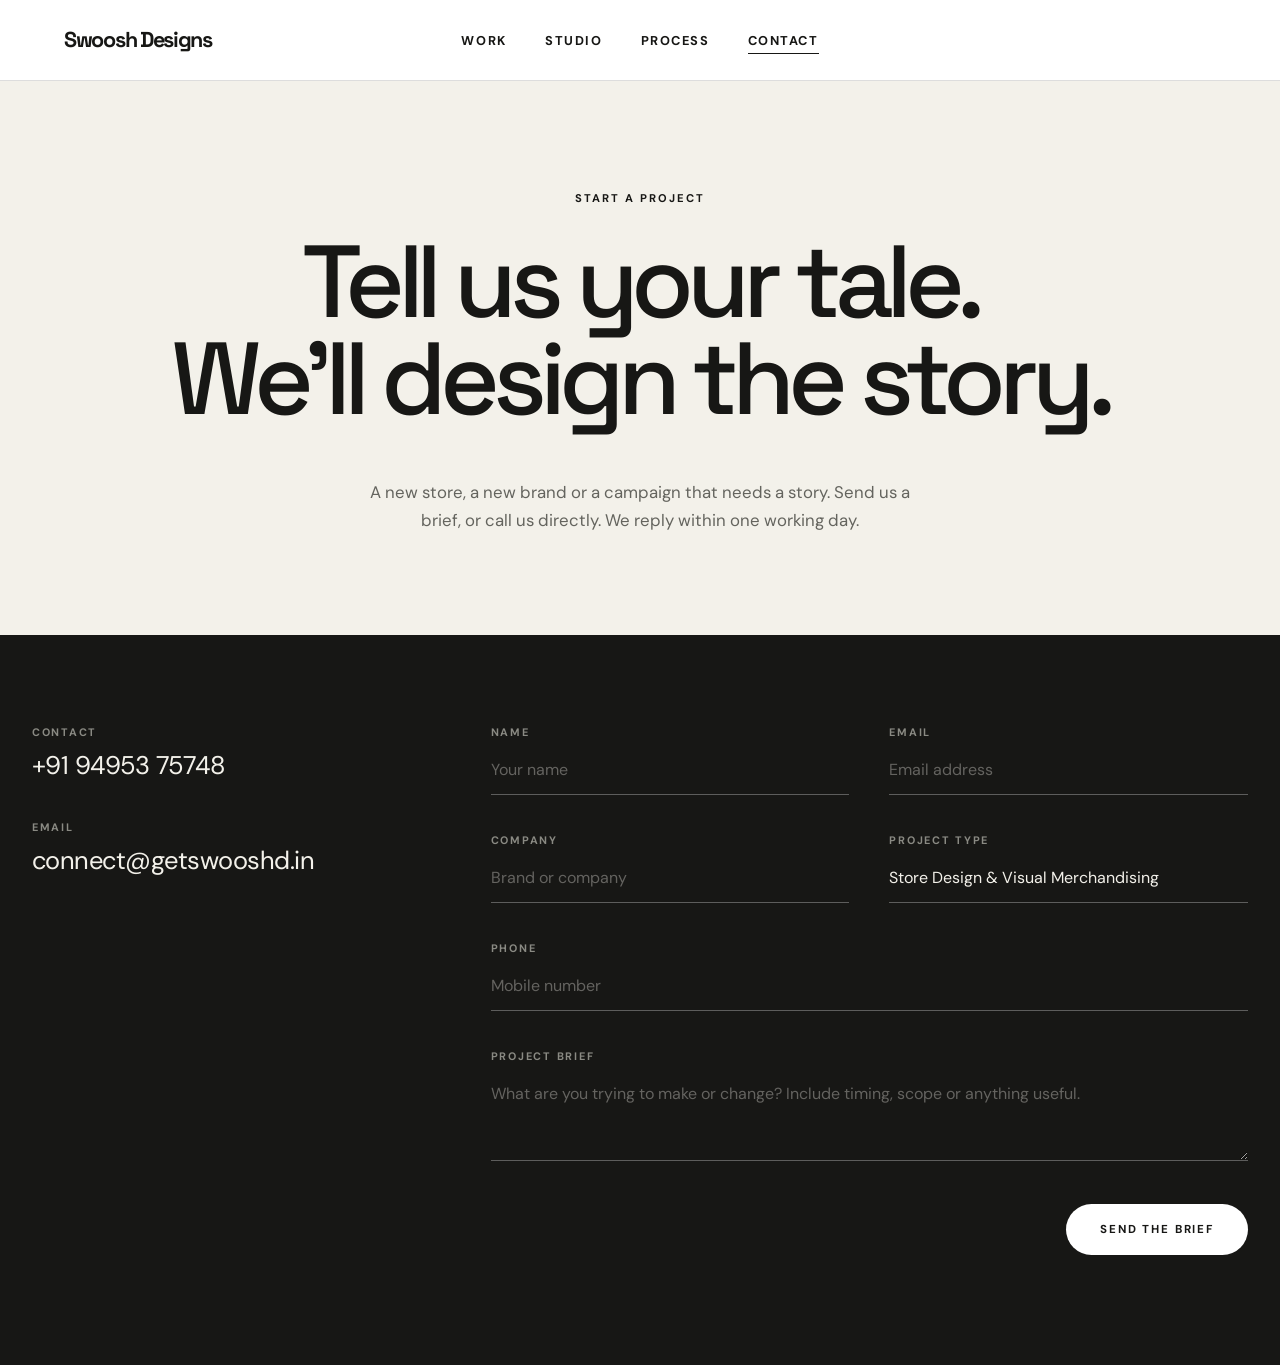
<file: contact.html>
<!DOCTYPE html>
<html lang="en">
<head>
  <meta charset="UTF-8" />
  <meta name="viewport" content="width=device-width, initial-scale=1" />
  <meta name="description" content="Get in touch with Swoosh Designs." />
  <title>Contact — Swoosh Designs</title>

  <link rel="preconnect" href="https://fonts.googleapis.com" />
  <link rel="preconnect" href="https://fonts.gstatic.com" crossorigin />
  <link href="https://fonts.googleapis.com/css2?family=DM+Sans:wght@400;500;600;700&family=Space+Grotesk:wght@400;500;600;700&display=swap" rel="stylesheet" />
  
  <script>
  // Prepare the reveal before the new page is displayed.
  try {
    const transition = sessionStorage.getItem("pageTransition");

    if (transition) {
      const point = JSON.parse(transition);

      document.documentElement.style.setProperty("--transition-x", point.x + "%");
      document.documentElement.style.setProperty("--transition-y", point.y + "%");
      document.documentElement.classList.add("page-reveal");

      sessionStorage.removeItem("pageTransition");
    }
  } catch (error) {
    // The website will still work if browser storage is unavailable.
  }
</script>
   
  <link rel="stylesheet" href="style.css" />
  <script src="script.js" defer></script>
</head>

<body class = "contact-page">
  <header class="site-header">
    <div class="header-inner">
      <a class="logo" href="index.html" aria-label="Swoosh Designs home">
        Swoosh Designs
      </a>

      <button class="menu-toggle" type="button" aria-expanded="false" aria-controls="main-navigation">
        Menu +
      </button>

      <nav class="nav" id="main-navigation" aria-label="Main navigation">
        <a href="work.html">Work</a>
        <a href="studio.html">Studio</a>
        <a href="process.html">Process</a>
        <a href="contact.html" aria-current="page">Contact</a>
      </nav>

      
    </div>
  </header>

  <main>
  <section class="contact-hero">
    <p class="contact-kicker">Start a project</p>
    <h1>Tell us your tale.<br>We'll design the story.</h1>
    <p class="contact-intro">
      A new store, a new brand or a campaign that needs a story. Send us a brief,
      or call us directly. We reply within one working day.
    </p>
  </section>

  <section class="contact-dark">
    <div class="contact-dark-inner">

      <div class="contact-details">
        <p class="contact-label">Contact</p>
        <a class="contact-value" href="tel:+919495375748">+91 94953 75748</a>

        <p class="contact-label">Email</p>
        <a class="contact-value" href="mailto:connect@getswooshd.in">connect@getswooshd.in</a>

        <p class="contact-label">Studio</p>
        <p class="contact-value">Palakkad · India</p>

        <p class="contact-note">
          We read every enquiry and come back with the right next step for your project.
        </p>
      </div>

      <form class="contact-form" id="enquiry-form"
      action="https://formspree.io/f/moedqevy" method="POST">
        <label>
          <span>Name</span>
          <input type="text" name="name" placeholder="Your name" required />
        </label>

        <label>
          <span>Email</span>
          <input type="email" name="email" placeholder="Email address" required />
        </label>

        <label>
          <span>Company</span>
          <input type="text" name="company" placeholder="Brand or company" />
        </label>

        <label>
          <span>Project type</span>
          <select name="project_type">
            <option>Store Design &amp; Visual Merchandising</option>
            <option>AI-Led Creative Production</option>
            <option>Brand Strategy &amp; Identity</option>
            <option>Digital &amp; Social Storytelling</option>
            <option>Campaign Direction</option>
            <option>Structural Packaging</option>
            <option>Something else</option>
          </select>
        </label>

        <label class="full">
          <span>Phone</span>
          <input type="tel" name="phone" placeholder="Mobile number" />
        </label>

        <label class="full">
          <span>Project brief</span>
          <textarea name="brief" rows="3"
            placeholder="What are you trying to make or change? Include timing, scope or anything useful."></textarea>
        </label>

        <!-- spam trap: leave hidden -->
        <input type="text" name="_gotcha" tabindex="-1" autocomplete="off" class="honeypot" />

        <div class="contact-form-foot full">
          <p>Your brief goes straight to the studio.</p>
          <button type="submit">Send the brief</button>
        </div>
      </form>

    </div>
  </section>
</main>
</body>
</html>
</file>
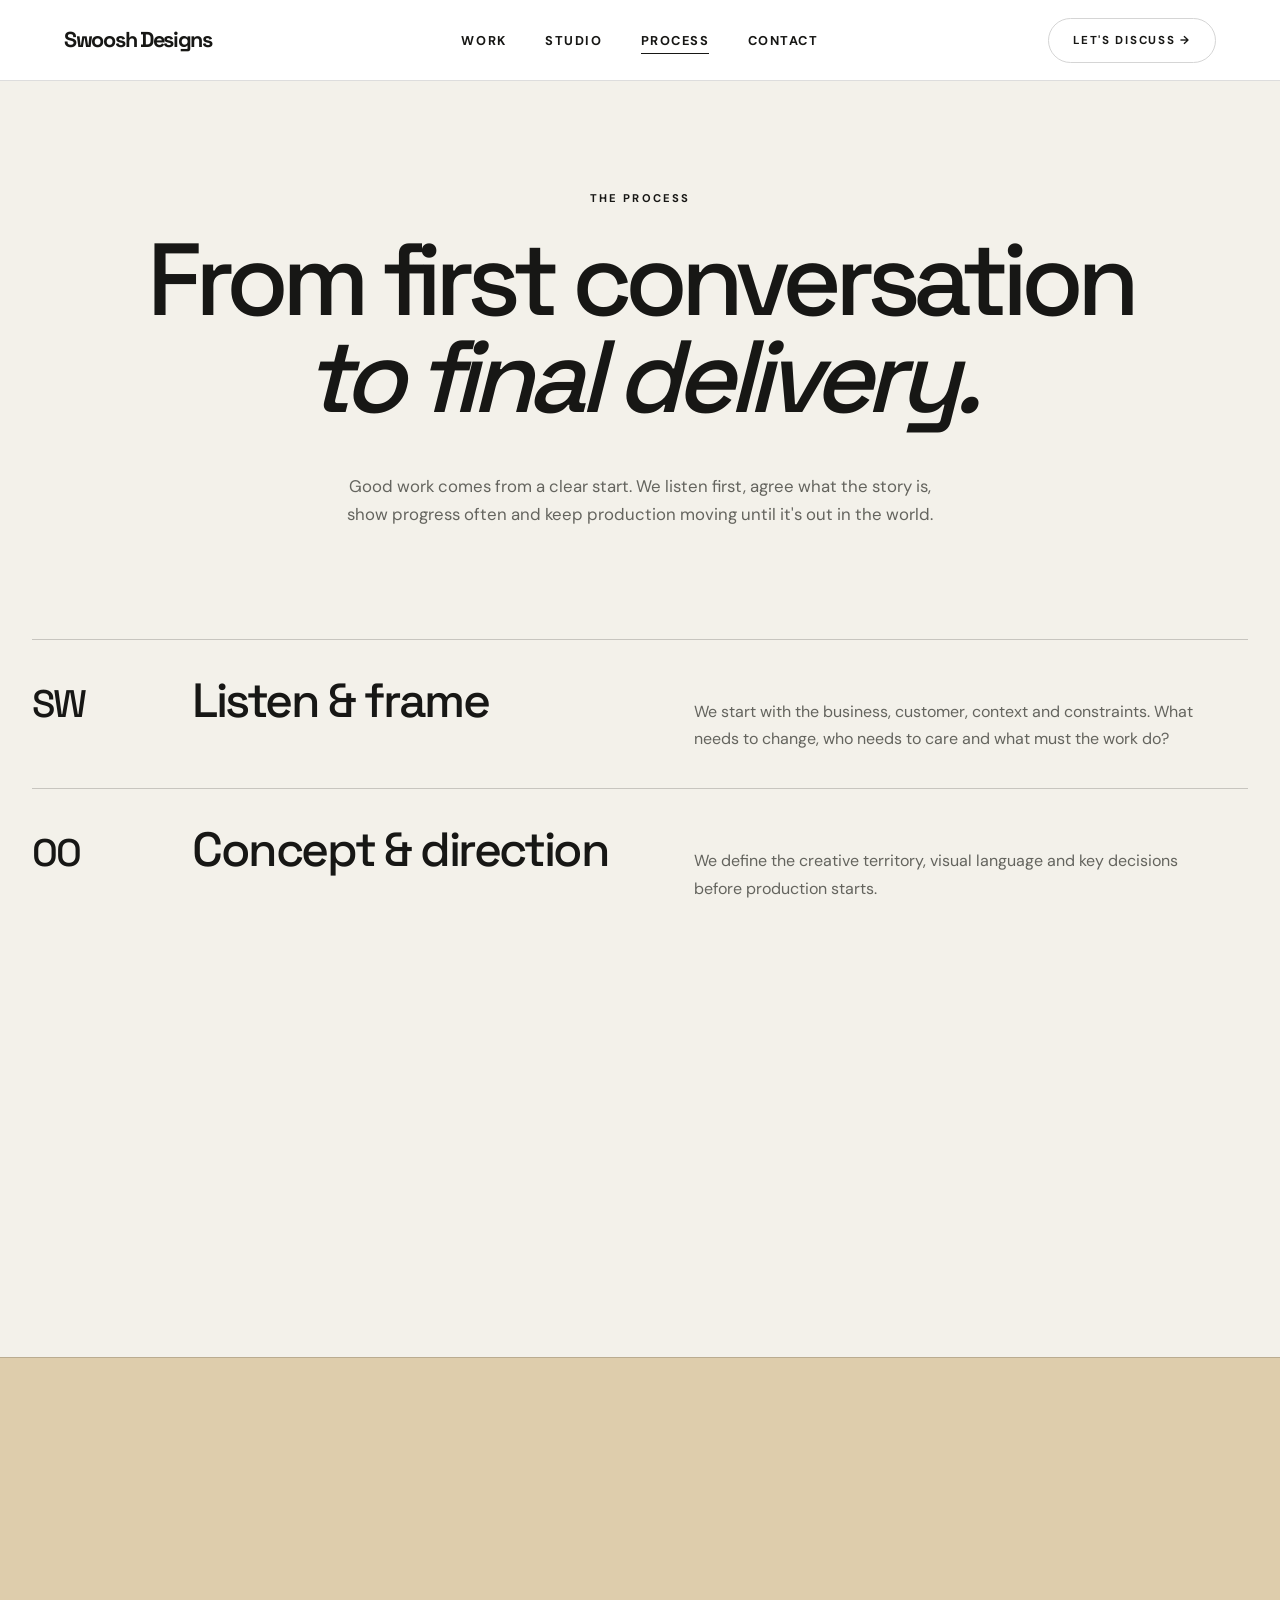
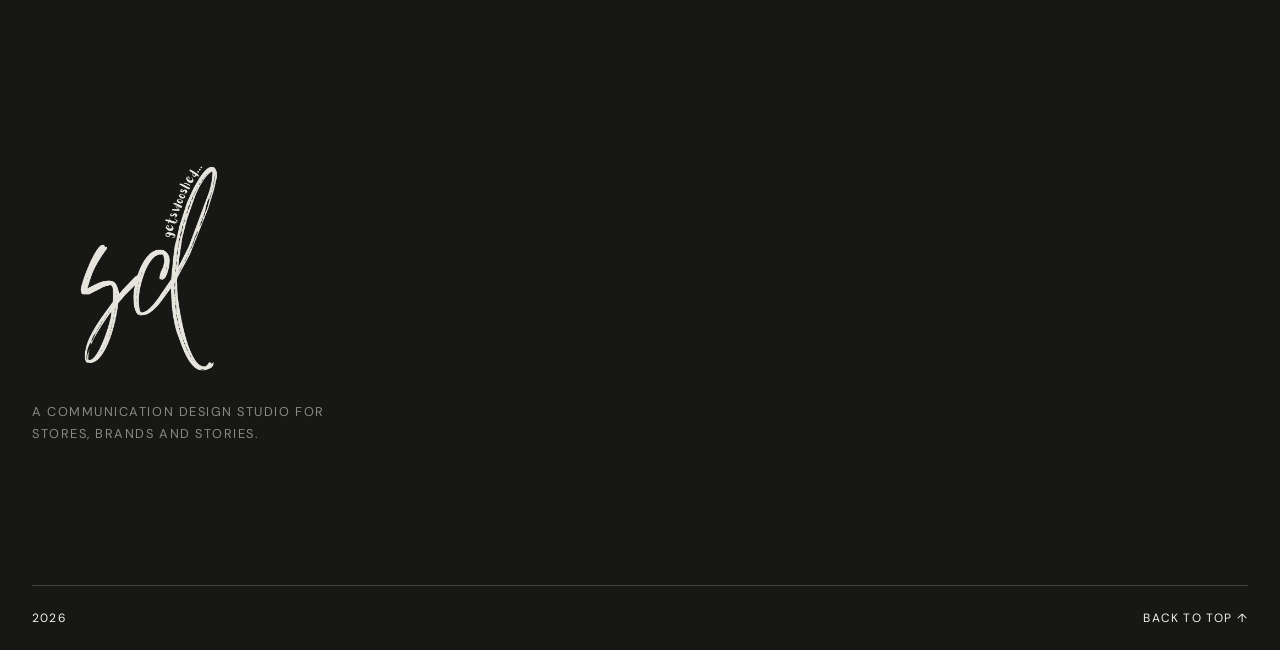
<file: process.html>
<!DOCTYPE html>
<html lang="en">
<head>
  <meta charset="UTF-8" />
  <meta name="viewport" content="width=device-width, initial-scale=1" />
  <meta name="description" content="Discover the creative process at Swoosh Designs." />
  <title>Process — Swoosh Designs</title>

  <link rel="preconnect" href="https://fonts.googleapis.com" />
  <link rel="preconnect" href="https://fonts.gstatic.com" crossorigin />
  <link href="https://fonts.googleapis.com/css2?family=DM+Sans:wght@400;500;600;700&family=Space+Grotesk:wght@400;500;600;700&display=swap" rel="stylesheet" />


  <script>
  // Prepare the reveal before the new page is displayed.
  try {
    const transition = sessionStorage.getItem("pageTransition");

    if (transition) {
      const point = JSON.parse(transition);

      document.documentElement.style.setProperty("--transition-x", point.x + "%");
      document.documentElement.style.setProperty("--transition-y", point.y + "%");
      document.documentElement.classList.add("page-reveal");

      sessionStorage.removeItem("pageTransition");
    }
  } catch (error) {
    // The website will still work if browser storage is unavailable.
  }
</script>

  <link rel="stylesheet" href="style.css" />
  <script src="script.js" defer></script>
</head>

<body>
  <header class="site-header">
    <div class="header-inner">
      <a class="logo" href="index.html" aria-label="Swoosh Designs home">
        Swoosh Designs
      </a>

      <button class="menu-toggle" type="button" aria-expanded="false" aria-controls="main-navigation">
        Menu +
      </button>

      <nav class="nav" id="main-navigation" aria-label="Main navigation">
        <a href="work.html">Work</a>
        <a href="studio.html">Studio</a>
        <a href="process.html" aria-current="page">Process</a>
        <a href="contact.html">Contact</a>
      </nav>

      <a class="header-cta" href="contact.html">
        Let's discuss <span aria-hidden="true">→</span>
      </a>
    </div>
  </header>

    <main id="top">

    <!-- Intro -->
    <section class="process-hero">
      <p class="section-kicker">The process</p>
      <h1 id="process-title">From first conversation<br><em>to final delivery.</em></h1>
      <p class="section-intro">
        Good work comes from a clear start. We listen first, agree what the story is,
        show progress often and keep production moving until it's out in the world.
      </p>
    </section>

    <!-- Steps -->
    <section class="process wrap" id="process" aria-labelledby="process-title">
      <div class="process-grid">
        <article>
          <span>SW</span>
          <h3>Listen &amp; frame</h3>
          <p>We start with the business, customer, context and constraints. What needs to change, who needs to care and what must the work do?</p>
        </article>

        <article>
          <span>OO</span>
          <h3>Concept &amp; direction</h3>
          <p>We define the creative territory, visual language and key decisions before production starts.</p>
        </article>

        <article>
          <span>OO</span>
          <h3>Design &amp; prototype</h3>
          <p>We turn direction into stores, packaging, identities, campaigns and content, testing what needs testing.</p>
        </article>

        <article>
          <span>SH</span>
          <h3>Launch &amp; extend</h3>
          <p>We help the work reach the floor, shelf or screen, then build the assets and systems the team needs next.</p>
        </article>
      </div>
    </section>

    <!-- What you get -->
    <section class="process-gets">
      <div class="wrap">
        <div class="section-head">
          <p class="section-kicker">What you get</p>
          <h2>Clear thinking.<br>Better stories.</h2>
          <p class="section-intro">The goal isn't more decks. It's decisions your team can act on.</p>
        </div>

        <div class="gets-grid">
          <article>
            <span>01</span>
            <div>
              <h3>A clear direction</h3>
              <p>One agreed creative route before the project gets lost in versions and opinions.</p>
            </div>
          </article>
          <article>
            <span>02</span>
            <div>
              <h3>Visible progress</h3>
              <p>Regular reviews so you can react while changes are still easy to make.</p>
            </div>
          </article>
          <article>
            <span>03</span>
            <div>
              <h3>Production-ready work</h3>
              <p>Design prepared for the real output, whether that's a store, a print run or a content library.</p>
            </div>
          </article>
          <article>
            <span>04</span>
            <div>
              <h3>A practical handover</h3>
              <p>Final assets, files and guidance your team can pick up and use straight away.</p>
            </div>
          </article>
        </div>
      </div>
    </section>

    <!-- Ways to work -->
    <section class="process-models">
      <div class="wrap">
        <div class="section-head">
          <p class="section-kicker">Ways to work with us</p>
          <h2>Pick the shape that fits.</h2>
        </div>

        <div class="models-grid">
          <article>
            <span>01</span>
            <h3>Project</h3>
            <p>A defined scope with fixed deliverables. Store launches, campaigns and packaging systems.</p>
          </article>
          <article>
            <span>02</span>
            <h3>Retainer</h3>
            <p>Ongoing brand and content support, with a steady monthly rhythm of work.</p>
          </article>
          <article>
            <span>03</span>
            <h3>AI production</h3>
            <p>On-demand AI-led content at a clear unit cost. Catalogues, lifestyle shots and social at scale.</p>
          </article>
        </div>
      </div>
    </section>

  </main>
</body>
</html>
</file>
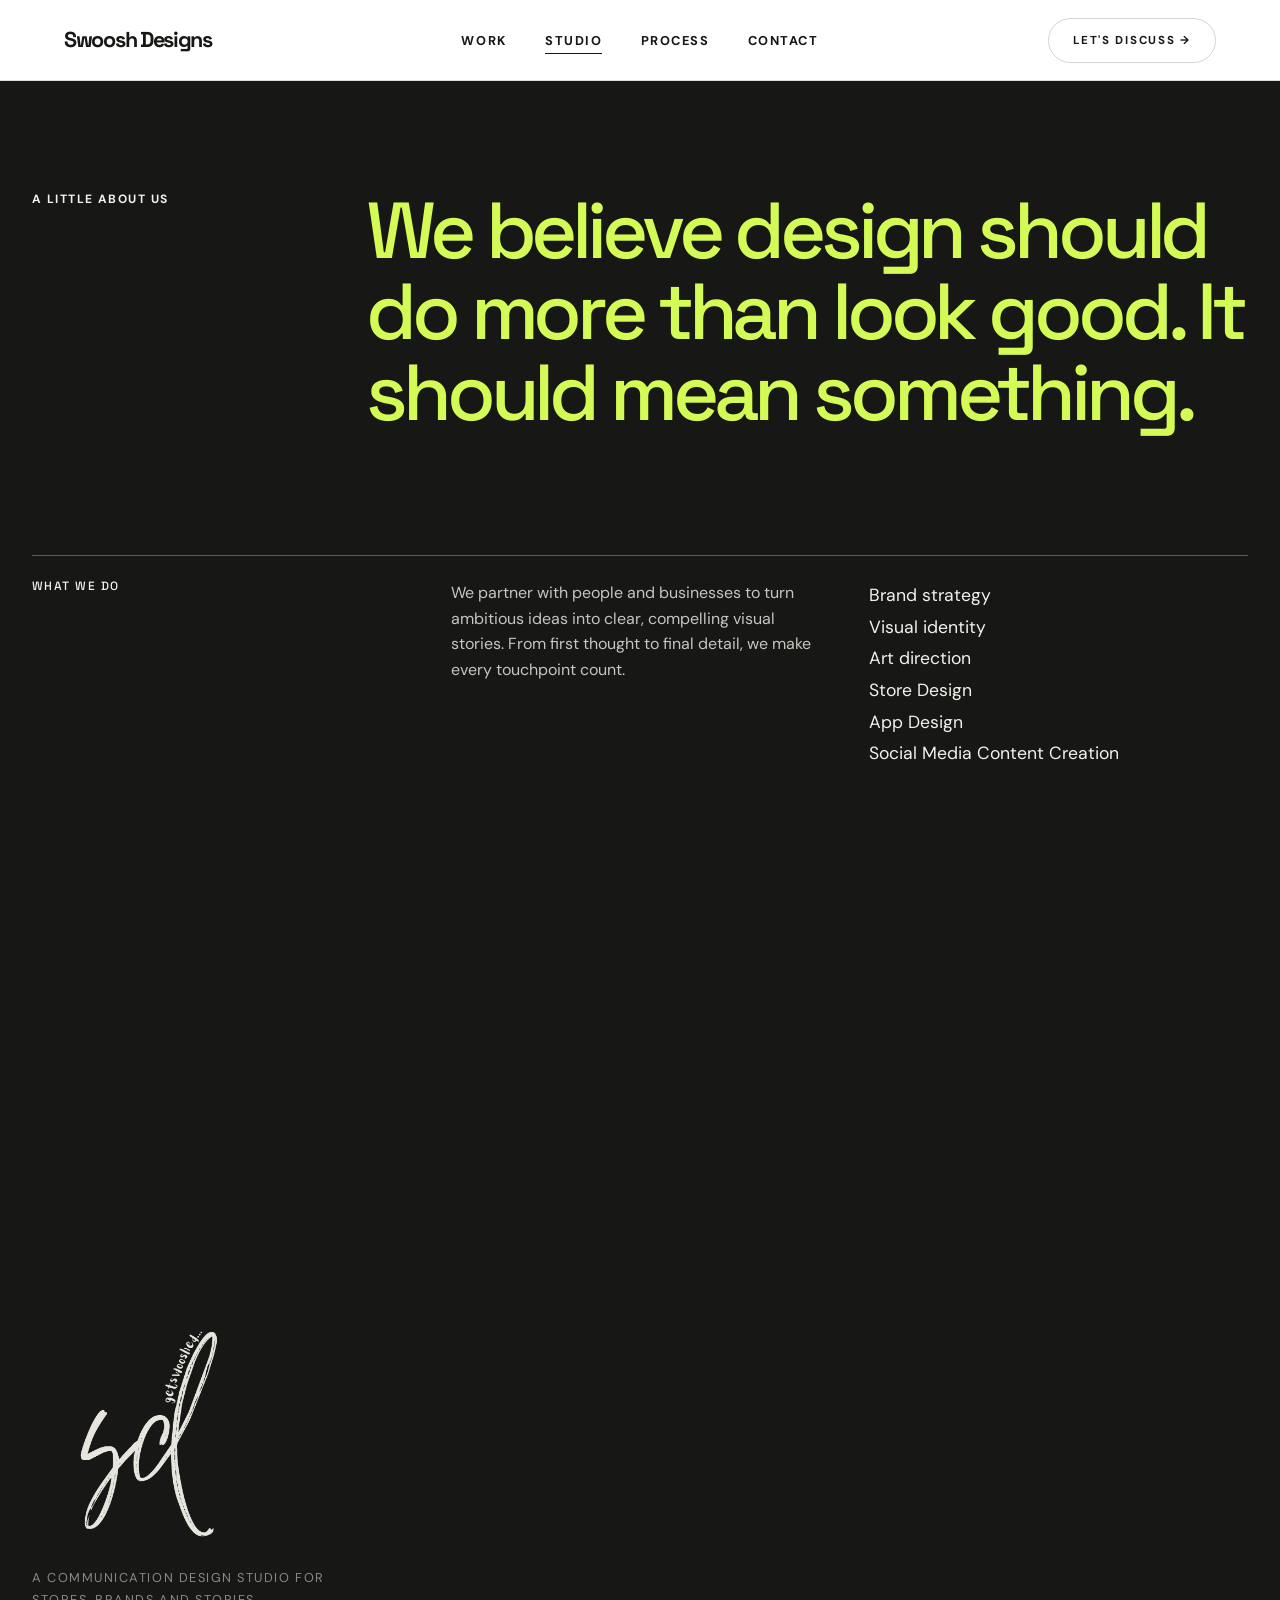
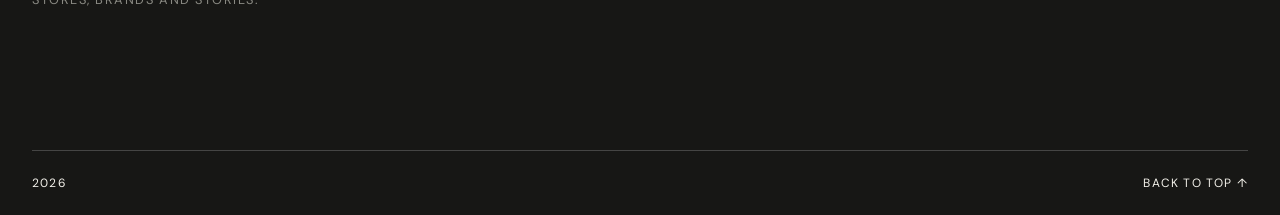
<file: studio.html>
<!DOCTYPE html>
<html lang="en">
<head>
  <meta charset="UTF-8" />
  <meta name="viewport" content="width=device-width, initial-scale=1" />
  <meta name="description" content="Get to know Swoosh Designs and what we do." />
  <title>Studio — Swoosh Designs</title>

  <link rel="preconnect" href="https://fonts.googleapis.com" />
  <link rel="preconnect" href="https://fonts.gstatic.com" crossorigin />
  <link href="https://fonts.googleapis.com/css2?family=DM+Sans:wght@400;500;600;700&family=Space+Grotesk:wght@400;500;600;700&display=swap" rel="stylesheet" />


  <script>
  // Prepare the reveal before the new page is displayed.
  try {
    const transition = sessionStorage.getItem("pageTransition");

    if (transition) {
      const point = JSON.parse(transition);

      document.documentElement.style.setProperty("--transition-x", point.x + "%");
      document.documentElement.style.setProperty("--transition-y", point.y + "%");
      document.documentElement.classList.add("page-reveal");

      sessionStorage.removeItem("pageTransition");
    }
  } catch (error) {
    // The website will still work if browser storage is unavailable.
  }
</script>

  <link rel="stylesheet" href="style.css" />
  <script src="script.js" defer></script>
</head>

<body>
  <header class="site-header">
    <div class="header-inner">
      <a class="logo" href="index.html" aria-label="Swoosh Designs home">
        Swoosh Designs
      </a>

      <button class="menu-toggle" type="button" aria-expanded="false" aria-controls="main-navigation">
        Menu +
      </button>

      <nav class="nav" id="main-navigation" aria-label="Main navigation">
        <a href="work.html">Work</a>
        <a href="studio.html" aria-current="page">Studio</a>
        <a href="process.html">Process</a>
        <a href="contact.html">Contact</a>
      </nav>

      <a class="header-cta" href="contact.html">
        Let's discuss <span aria-hidden="true">→</span>
      </a>
    </div>
  </header>

  <main id="top">
    <section class="studio" id="studio" aria-labelledby="studio-title">
      <div class="wrap">
        <div class="studio-top">
          <p class="eyebrow">A little about us</p>

          <h1 id="studio-title">
            We believe design should do more than look good.
            It should <span>mean something.</span>
          </h1>
        </div>

        <div class="studio-bottom">
          <h2>What we do</h2>

          <p>
            We partner with people and businesses to turn ambitious ideas
            into clear, compelling visual stories. From first thought to
            final detail, we make every touchpoint count.
          </p>

          <ul class="services">
            <li>Brand strategy</li>
            <li>Visual identity</li>
            <li>Art direction</li>
            <li>Store Design</li>
            <li>App Design</li>
            <li>Social Media Content Creation</li>
            
          </ul>
        </div>
      </div>
    </section>
  </main>
</body>
</html>
</file>
<file: style.css>
:root {
  --ink: #171715;
  --paper: #f3f1ea;
  --accent: #d3fa55;
  --muted: #72736d;
  --line: rgba(23, 23, 21, 0.2);
}

* {
  box-sizing: border-box;
}

html.lenis, html.lenis body { height: auto; }
.lenis.lenis-smooth { scroll-behavior: auto !important; }
.lenis.lenis-stopped { overflow: hidden; }

body {
  margin: 0;
  background: var(--paper);
  color: var(--ink);
  font-family: "DM Sans", sans-serif;
}

a {
  color: inherit;
  text-decoration: none;
}

button {
  font: inherit;
}

::selection {
  background: var(--accent);
  color: var(--ink);
}

.wrap {
  width: min(100% - 64px, 1600px);
  margin: 0 auto;
}

/* Header */

.site-header {
  position: relative;
  z-index: 10;
  display: flex;
  align-items: center;
  justify-content: space-between;
  min-height: 96px;
  border-bottom: 1px solid var(--line);
}

.logo {
  font-family: "Space Grotesk", sans-serif;
  font-size: 1.2rem;
  font-weight: 700;
  letter-spacing: -0.08em;
  line-height: 0.95;
}

.logo span {
  display: block;
}

.nav {
  display: flex;
  align-items: center;
  gap: 42px;
  font-size: 0.9rem;
  font-weight: 600;
}

.nav a,
.footer-links a {
  transition: opacity 0.2s;
}

.nav a:hover,
.footer-links a:hover {
  opacity: 0.55;
}

.nav-contact {
  border: 1px solid var(--ink);
  border-radius: 100px;
  padding: 11px 18px;
}

.menu-toggle {
  display: none;
  border: 0;
  background: transparent;
  padding: 8px 0 8px 15px;
  cursor: pointer;
  font-weight: 700;
}

/* Hero */

.hero {
  min-height: calc(100vh - 96px);
  display: flex;
  flex-direction: column;
  justify-content: space-between;
  padding: 72px 0 40px;
}

.eyebrow {
  margin: 0;
  font-size: 0.75rem;
  font-weight: 700;
  letter-spacing: 0.12em;
  text-transform: uppercase;
}

.hero h1 {
  max-width: 1400px;
  margin: 60px 0;
  font-family: "Space Grotesk", sans-serif;
  font-size: clamp(4.4rem, 10.8vw, 11.8rem);
  font-weight: 500;
  line-height: 0.88;
  letter-spacing: -0.075em;
}

.hero h1 em {
  font-style: normal;
  color: var(--muted);
}

.hero-bottom {
  display: flex;
  justify-content: space-between;
  align-items: end;
  gap: 30px;
}

.hero-description {
  max-width: 360px;
  margin: 0;
  font-size: clamp(1rem, 1.3vw, 1.2rem);
  line-height: 1.5;
}

.round-link {
  display: grid;
  place-items: center;
  width: 74px;
  height: 74px;
  flex: 0 0 74px;
  border: 1px solid var(--ink);
  border-radius: 50%;
  font-size: 1.7rem;
  transition: background 0.2s, transform 0.2s;
}

.round-link:hover {
  background: var(--accent);
  transform: translateY(4px);
}

/* Portfolio */

.work {
  padding: 100px 0 120px;
}

.section-heading {
  display: flex;
  justify-content: space-between;
  align-items: baseline;
  gap: 20px;
  border-top: 1px solid var(--ink);
  padding-top: 18px;
  margin-bottom: 45px;
}

.section-heading h2 {
  margin: 0;
  font-family: "Space Grotesk", sans-serif;
  font-size: clamp(2rem, 4vw, 4rem);
  font-weight: 500;
  letter-spacing: -0.06em;
}

.section-heading p {
  margin: 0;
  font-size: 0.8rem;
  text-transform: uppercase;
  letter-spacing: 0.08em;
}

.projects {
  display: grid;
  grid-template-columns: repeat(2, minmax(0, 1fr));
  gap: 64px 24px;
}

.project-image {
  position: relative;
  overflow: hidden;
  min-height: 320px;
  aspect-ratio: 1.3;
  display: grid;
  place-items: center;
}

.project-image::after {
  content: "PROJECT PREVIEW";
  position: absolute;
  left: 20px;
  bottom: 20px;
  font-size: 0.65rem;
  letter-spacing: 0.14em;
  font-weight: 700;
}

.project-art {
  transition: transform 0.5s ease;
}

.project:hover .project-art {
  transform: scale(1.06) rotate(-2deg);
}

.art-one {
  background: #d6ed5e;
}

.art-one .project-art {
  font-family: "Space Grotesk", sans-serif;
  font-size: clamp(4rem, 8vw, 9rem);
  font-weight: 700;
  line-height: 0.75;
  letter-spacing: -0.1em;
  text-align: center;
}

.art-two {
  background: #c7b8ed;
}

.art-two .project-art {
  width: 52%;
  aspect-ratio: 1;
  border: 2px solid var(--ink);
  border-radius: 50%;
  display: grid;
  place-items: center;
  font-family: "Space Grotesk", sans-serif;
  font-size: clamp(2.5rem, 5vw, 6rem);
  letter-spacing: -0.08em;
}

.art-three {
  background: #ea795a;
}

.art-three .project-art {
  font-family: "Space Grotesk", sans-serif;
  font-size: clamp(4rem, 8vw, 9rem);
  font-weight: 700;
  letter-spacing: -0.08em;
  transform: rotate(-8deg);
}

.project:hover .art-three .project-art {
  transform: scale(1.06) rotate(-5deg);
}

.art-four {
  background: #aac9c0;
}

.art-four .project-art {
  width: 55%;
  padding: 12% 5%;
  background: var(--paper);
  font-family: "Space Grotesk", sans-serif;
  font-size: clamp(2rem, 4vw, 5rem);
  font-weight: 600;
  line-height: 0.9;
  letter-spacing: -0.08em;
  text-align: center;
  box-shadow: 12px 12px 0 rgba(23, 23, 21, 0.15);
}

.project-info {
  display: flex;
  justify-content: space-between;
  gap: 20px;
  padding-top: 16px;
}

.project-info h3 {
  margin: 0;
  font-family: "Space Grotesk", sans-serif;
  font-size: 1.3rem;
  font-weight: 500;
  letter-spacing: -0.04em;
}

.project-info p {
  margin: 3px 0 0;
  color: #64645e;
  font-size: 0.85rem;
  text-align: right;
}

/* Studio */

.studio {
  background: var(--ink);
  color: var(--paper);
  padding: 110px 0 120px;
}

.studio-top {
  display: grid;
  grid-template-columns: 1fr 3fr;
  gap: 40px;
}

.studio h2 {
  max-width: 1100px;
  margin: 0;
  font-family: "Space Grotesk", sans-serif;
  font-size: clamp(2.8rem, 6.2vw, 6.8rem);
  font-weight: 500;
  line-height: 1.02;
  letter-spacing: -0.065em;
}

.studio h2 span {
  color: var(--accent);
}

.studio-bottom {
  display: grid;
  grid-template-columns: 1fr 1fr 1fr;
  gap: 40px;
  margin-top: 110px;
  padding-top: 24px;
  border-top: 1px solid rgba(255, 255, 255, 0.3);
}

.studio-bottom h3 {
  margin: 0;
  font-size: 0.75rem;
  letter-spacing: 0.12em;
  text-transform: uppercase;
}

.studio-bottom p {
  max-width: 400px;
  margin: 0;
  line-height: 1.6;
  color: #c6c6bf;
}

.services {
  list-style: none;
  padding: 0;
  margin: 0;
  font-size: 1.1rem;
  line-height: 1.8;
}

/* Contact and footer */

.contact {
  padding: 120px 0 70px;
}

.contact h2 {
  max-width: 1100px;
  margin: 40px 0;
  font-family: "Space Grotesk", sans-serif;
  font-size: clamp(4rem, 9.5vw, 10rem);
  font-weight: 500;
  line-height: 0.9;
  letter-spacing: -0.075em;
}

.email-link {
  display: inline-flex;
  align-items: center;
  gap: 18px;
  border-bottom: 1px solid var(--ink);
  padding-bottom: 8px;
  font-size: clamp(1.1rem, 2vw, 1.8rem);
}

.email-link:hover {
  color: #737d42;
}

.footer {
  display: flex;
  justify-content: space-between;
  align-items: end;
  gap: 25px;
  margin-top: 150px;
  padding-top: 25px;
  border-top: 1px solid var(--line);
  font-size: 0.8rem;
}

.footer p {
  margin: 0;
}

.footer-links {
  display: flex;
  gap: 24px;
}

/* Mobile */

@media (max-width: 700px) {
  .wrap {
    width: min(100% - 36px, 1600px);
  }

  .site-header {
    min-height: 76px;
  }

  .menu-toggle {
    display: block;
  }

  .nav {
    display: none;
    position: absolute;
    top: 75px;
    left: -18px;
    right: -18px;
    padding: 24px 18px 30px;
    background: var(--paper);
    border-bottom: 1px solid var(--line);
    flex-direction: column;
    align-items: flex-start;
    gap: 24px;
  }

  .nav.open {
    display: flex;
  }

  .hero {
    min-height: 80vh;
    padding: 55px 0 35px;
  }

  .hero h1 {
    font-size: clamp(3.8rem, 13vw, 6rem);
    margin: 60px 0;
  }

  .hero-description {
    max-width: 250px;
  }

  .round-link {
    width: 56px;
    height: 56px;
    flex-basis: 56px;
  }

  .work {
    padding: 70px 0 80px;
  }

  .projects {
    grid-template-columns: 1fr;
    gap: 45px;
  }

  .project-image {
    min-height: 280px;
  }

  .studio {
    padding: 75px 0 85px;
  }

  .studio-top,
  .studio-bottom {
    grid-template-columns: 1fr;
    gap: 28px;
  }

  .studio-bottom {
    margin-top: 65px;
  }

  .contact {
    padding: 80px 0 35px;
  }

  .footer {
    margin-top: 100px;
    align-items: flex-start;
    flex-direction: column;
  }
}

@media (prefers-reduced-motion: reduce) {
  html {
    scroll-behavior: auto;
  }

  *,
  *::before,
  *::after {
    transition-duration: 0.01ms !important;
  }
}/* Inverted-color cursor */
@media (hover: hover) and (pointer: fine) {
  body.custom-cursor,
  body.custom-cursor a,
  body.custom-cursor button {
    cursor: none;
  }

  .custom-cursor-dot {
    position: fixed;
    top: 0;
    left: 0;
    z-index: 9999;
    width: 24px;
    height: 24px;
    border-radius: 50%;
    background: white;
    mix-blend-mode: difference;
    pointer-events: none;
    opacity: 0;
    transform: translate(-50%, -50%);
    transition:
      width 0.25s ease,
      height 0.25s ease,
      opacity 0.2s ease;
  }

  .custom-cursor-dot.visible {
    opacity: 1;
  }

  .custom-cursor-dot.hovering {
    width: 64px;
    height: 64px;
  }
}

/* Reference-inspired navigation */
.site-header {
  position: relative;
  z-index: 10;
  width: 100%;
  min-height: 80px;
  background: #fff;
  border-bottom: 1px solid #ddd;
}

.header-inner {
  width: min(100% - 128px, 1700px);
  min-height: 80px;
  margin: 0 auto;
  display: grid;
  grid-template-columns: 1fr auto 1fr;
  align-items: center;
  gap: 30px;
}

.logo {
  justify-self: start;
  font-family: "Space Grotesk", sans-serif;
  font-size: 1.35rem;
  font-weight: 700;
  letter-spacing: -0.06em;
  white-space: nowrap;
}

.nav {
  display: flex;
  align-items: center;
  gap: clamp(24px, 3vw, 48px);
}

.nav a {
  position: relative;
  padding: 5px 0;
  font-size: 0.8rem;
  font-weight: 700;
  letter-spacing: 0.12em;
  text-transform: uppercase;
}

.nav a::after {
  content: "";
  position: absolute;
  right: 0;
  bottom: 0;
  left: 0;
  height: 1px;
  background: currentColor;
  transform: scaleX(0);
  transform-origin: left;
  transition: transform 0.2s ease;
}

.nav a:hover::after,
.nav a:focus-visible::after {
  transform: scaleX(1);
}

.header-cta {
  justify-self: end;
  padding: 14px 24px;
  border: 1px solid #d5d5d5;
  border-radius: 100px;
  font-size: 0.72rem;
  font-weight: 700;
  letter-spacing: 0.15em;
  text-transform: uppercase;
  white-space: nowrap;
  transition: background 0.2s, color 0.2s, border-color 0.2s;
}

.header-cta:hover {
  background: var(--ink);
  color: #fff;
  border-color: var(--ink);
}

/* Process section */
.process {
  padding: 100px 0 120px;
}

.process-grid {
  display: grid;
  grid-template-columns: repeat(4, 1fr);
  gap: 30px;
}

.process-grid article {
  padding-top: 20px;
  border-top: 1px solid var(--line);
}

.process-grid span {
  color: var(--muted);
  font-size: 0.8rem;
}

.process-grid h3 {
  margin: 35px 0 12px;
  font-family: "Space Grotesk", sans-serif;
  font-size: 1.5rem;
  font-weight: 500;
}

.process-grid p {
  max-width: 260px;
  margin: 0;
  color: #64645e;
  line-height: 1.6;
}

@media (max-width: 850px) {
  .header-inner {
    width: calc(100% - 36px);
    min-height: 76px;
    display: flex;
    justify-content: space-between;
  }

  .menu-toggle {
    display: block;
    margin-left: auto;
  }

  .header-cta {
    display: none;
  }

  .nav {
    display: none;
    position: absolute;
    top: 75px;
    left: 0;
    right: 0;
    padding: 28px 18px 32px;
    background: #fff;
    border-bottom: 1px solid #ddd;
    flex-direction: column;
    align-items: flex-start;
    gap: 24px;
  }

  .nav.open {
    display: flex;
  }

  .process {
    padding: 70px 0 80px;
  }

  .process-grid {
    grid-template-columns: repeat(2, 1fr);
    gap: 40px 24px;
  }
}

@media (max-width: 480px) {
  .process-grid {
    grid-template-columns: 1fr;
  }
}

/* Headings on the separate pages */
.section-heading h1 {
  margin: 0;
  font-family: "Space Grotesk", sans-serif;
  font-size: clamp(2rem, 4vw, 4rem);
  font-weight: 500;
  letter-spacing: -0.06em;
}

.studio h1 {
  max-width: 1100px;
  margin: 0;
  font-family: "Space Grotesk", sans-serif;
  font-size: clamp(2.8rem, 6.2vw, 6.8rem);
  font-weight: 500;
  line-height: 1.02;
  letter-spacing: -0.065em;
}

.studio h1 span {
  color: var(--accent);
}

.studio-bottom h2 {
  margin: 0;
  font-size: 0.75rem;
  letter-spacing: 0.12em;
  text-transform: uppercase;
}

.contact h1 {
  max-width: 1100px;
  margin: 40px 0;
  font-family: "Space Grotesk", sans-serif;
  font-size: clamp(4rem, 9.5vw, 10rem);
  font-weight: 500;
  line-height: 0.9;
  letter-spacing: -0.075em;
}

/* Underline the current page in the menu */
.nav a[aria-current="page"]::after {
  transform: scaleX(1);
}

/* White circle page transition */
html::after {
  content: "";
  position: fixed;
  inset: 0;
  z-index: 10000;
  background: #ffffff;
  pointer-events: none;
  clip-path: circle(
    0 at var(--transition-x, 50%) var(--transition-y, 50%)
  );
}

/* Circle expands before leaving the current page */
html.page-leave::after {
  animation: circle-expand 0.7s cubic-bezier(0.76, 0, 0.24, 1) forwards;
}

/* Circle shrinks to reveal the new page */
html.page-reveal::after {
  animation: circle-reveal 0.7s cubic-bezier(0.76, 0, 0.24, 1) forwards;
}

@keyframes circle-expand {
  from {
    clip-path: circle(
      0 at var(--transition-x, 50%) var(--transition-y, 50%)
    );
  }

  to {
    clip-path: circle(
      150vmax at var(--transition-x, 50%) var(--transition-y, 50%)
    );
  }
}

@keyframes circle-reveal {
  from {
    clip-path: circle(
      150vmax at var(--transition-x, 50%) var(--transition-y, 50%)
    );
  }

  to {
    clip-path: circle(
      0 at var(--transition-x, 50%) var(--transition-y, 50%)
    );
  }
}

/* Respect visitors who prefer less motion */
@media (prefers-reduced-motion: reduce) {
  html.page-leave::after,
  html.page-reveal::after {
    animation: none;
    clip-path: circle(0 at 50% 50%);
  }
}

/* ========================================
   WORK PAGE
======================================== */

.portfolio-page {
  padding-top: 100px;
  padding-bottom: 120px;
}

/* Intro */

.portfolio-intro {
  padding-bottom: 80px;
}

.portfolio-intro h1 {
  margin: 55px 0 30px;
  font-family: "Space Grotesk", sans-serif;
  font-size: clamp(4.5rem, 10vw, 11rem);
  font-weight: 500;
  line-height: 0.88;
  letter-spacing: -0.075em;
}

.portfolio-intro h1 em {
  color: var(--muted);
  font-style: normal;
}

.portfolio-intro-text {
  max-width: 440px;
  margin: 0;
  font-size: 1.1rem;
  line-height: 1.6;
}

/* Category links */

.category-nav {
  display: flex;
  flex-wrap: wrap;
  gap: 12px;
  padding: 24px 0 60px;
  border-top: 1px solid var(--line);
}

.category-nav a {
  padding: 11px 17px;
  border: 1px solid var(--line);
  border-radius: 100px;
  font-size: 0.8rem;
  font-weight: 600;
  transition: background 0.2s, color 0.2s;
}

.category-nav a:hover,
.category-nav a:focus-visible {
  background: var(--ink);
  color: var(--paper);
}

/* Portfolio grid */

.portfolio-grid {
  display: grid;
  grid-template-columns: repeat(2, minmax(0, 1fr));
  gap: 70px 24px;
}

.portfolio-card {
  min-width: 0;
  scroll-margin-top: 30px;
}

.portfolio-card-wide {
  grid-column: 1 / -1;
}

.portfolio-visual {
  position: relative;
  display: flex;
  align-items: flex-end;
  min-height: 360px;
  aspect-ratio: 1.2;
  overflow: hidden;
  padding: 30px;
}

.portfolio-card-wide .portfolio-visual {
  min-height: 450px;
  aspect-ratio: 2;
}

.visual-label {
  position: absolute;
  z-index: 1;
  top: 30px;
  left: 30px;
  font-size: 0.7rem;
  font-weight: 700;
  letter-spacing: 0.14em;
}

.visual-title {
  position: relative;
  z-index: 1;
  font-family: "Space Grotesk", sans-serif;
  font-size: clamp(2.7rem, 5vw, 6rem);
  font-weight: 700;
  line-height: 0.9;
  letter-spacing: -0.07em;
  transition: transform 0.4s ease;
}

.portfolio-card:hover .visual-title {
  transform: translateY(-8px);
}

/* Placeholder colors — replace with your own project images */

.visual-ai {
  background: #d6ed5e;
}

.visual-mood {
  background: #c7b8ed;
}

.visual-video {
  background: #202020;
  color: #fff;
}

.visual-art {
  background: #ea795a;
}

.visual-event {
  background: #aac9c0;
}

.visual-packaging {
  background: #efceaa;
}

.visual-social {
  background: #a9b9ee;
}

.visual-store {
  background: #3b4b3b;
  color: #fff;
}

/* Images added inside a visual */

.portfolio-visual img {
  position: absolute;
  inset: 0;
  width: 100%;
  height: 100%;
  object-fit: cover;
  transition: transform 0.6s ease;
}

.portfolio-card:hover .portfolio-visual img {
  transform: scale(1.04);
}

.portfolio-card-info {
  display: flex;
  justify-content: space-between;
  gap: 20px;
  padding-top: 18px;
}

.portfolio-card-info h2 {
  margin: 0 0 5px;
  font-family: "Space Grotesk", sans-serif;
  font-size: 1.35rem;
  font-weight: 500;
  letter-spacing: -0.04em;
}

.portfolio-card-info p {
  margin: 0;
  color: #64645e;
  font-size: 0.9rem;
  line-height: 1.5;
}

.card-number {
  color: var(--muted);
  font-size: 0.8rem;
}

/* End of page */

.portfolio-end {
  margin-top: 140px;
  padding-top: 30px;
  border-top: 1px solid var(--ink);
}

.portfolio-end h2 {
  max-width: 900px;
  margin: 35px 0;
  font-family: "Space Grotesk", sans-serif;
  font-size: clamp(3rem, 7vw, 7rem);
  font-weight: 500;
  line-height: 0.95;
  letter-spacing: -0.07em;
}

.portfolio-end a {
  display: inline-block;
  padding-bottom: 8px;
  border-bottom: 1px solid var(--ink);
  font-size: 1.1rem;
}

@media (max-width: 700px) {
  .portfolio-page {
    padding-top: 70px;
    padding-bottom: 80px;
  }

  .portfolio-intro {
    padding-bottom: 55px;
  }

  .portfolio-intro h1 {
    font-size: clamp(3.8rem, 13vw, 6rem);
  }

  .category-nav {
    padding-bottom: 45px;
  }

  .portfolio-grid {
    grid-template-columns: 1fr;
    gap: 48px;
  }

  .portfolio-card-wide {
    grid-column: auto;
  }

  .portfolio-visual,
  .portfolio-card-wide .portfolio-visual {
    min-height: 300px;
    aspect-ratio: 1.1;
    padding: 22px;
  }

  .visual-label {
    top: 22px;
    left: 22px;
  }

  .visual-title {
    font-size: clamp(2.5rem, 9vw, 4rem);
  }

  .portfolio-end {
    margin-top: 90px;
  }
}

@media (prefers-reduced-motion: reduce) {
  .portfolio-visual img,
  .visual-title {
    transition: none;
  }
}

/* =========================================
   WORK GALLERIES
========================================= */

.gallery-page {
  padding-top: 100px;
  padding-bottom: 120px;
}

.gallery-intro {
  padding-bottom: 75px;
}

.gallery-intro h1 {
  margin: 55px 0 30px;
  font-family: "Space Grotesk", sans-serif;
  font-size: clamp(4.5rem, 10vw, 11rem);
  font-weight: 500;
  line-height: 0.88;
  letter-spacing: -0.075em;
}

.gallery-intro h1 em {
  color: var(--muted);
  font-style: normal;
}

.gallery-intro-text {
  max-width: 460px;
  margin: 0;
  font-size: 1.1rem;
  line-height: 1.6;
}

/* Category navigation */

.gallery-nav {
  display: flex;
  flex-wrap: wrap;
  gap: 12px;
  padding: 24px 0 30px;
  border-top: 1px solid var(--line);
}

.gallery-nav a {
  padding: 11px 17px;
  border: 1px solid var(--line);
  border-radius: 100px;
  font-size: 0.8rem;
  font-weight: 600;
  transition: background 0.2s, color 0.2s;
}

.gallery-nav a:hover,
.gallery-nav a:focus-visible {
  background: var(--ink);
  color: var(--paper);
}

/* Category sections */

.gallery-section {
  padding-top: 100px;
  scroll-margin-top: 20px;
}

.gallery-heading {
  display: flex;
  justify-content: space-between;
  align-items: end;
  gap: 25px;
  margin-bottom: 28px;
  padding-top: 22px;
  border-top: 1px solid var(--ink);
}

.gallery-heading h2 {
  margin: 15px 0 0;
  font-family: "Space Grotesk", sans-serif;
  font-size: clamp(2.2rem, 4.5vw, 4.5rem);
  font-weight: 500;
  line-height: 1;
  letter-spacing: -0.06em;
}

.gallery-heading > p {
  max-width: 260px;
  margin: 0;
  color: #64645e;
  font-size: 0.9rem;
  line-height: 1.5;
  text-align: right;
}

/* Images */

.gallery-grid {
  display: grid;
  grid-template-columns: repeat(2, minmax(0, 1fr));
  gap: 20px;
}

.gallery-item {
  min-width: 0;
  margin: 0;
  overflow: hidden;
  background: #e9e7e0;
}

.gallery-item img {
  display: block;
  width: 100%;
  height: auto;
  transition: transform 0.5s ease;
}

.gallery-item:hover img {
  transform: scale(1.03);
}

/* Show a readable message if a file path is wrong */
.gallery-item-error {
  min-height: 180px;
  display: grid;
  place-items: center;
  padding: 20px;
  color: #7b302b;
  font-size: 0.85rem;
  overflow-wrap: anywhere;
}

/* Videos */

.gallery-item video {
  display: block;
  width: 100%;
  max-height: 600px;
  background: #171715;
}

.gallery-item figcaption {
  padding: 14px 16px;
  font-size: 0.9rem;
  font-weight: 600;
}

/* Contact section */

.gallery-contact {
  margin-top: 140px;
  padding-top: 30px;
  border-top: 1px solid var(--ink);
}

.gallery-contact h2 {
  max-width: 900px;
  margin: 35px 0;
  font-family: "Space Grotesk", sans-serif;
  font-size: clamp(3rem, 7vw, 7rem);
  font-weight: 500;
  line-height: 0.95;
  letter-spacing: -0.07em;
}

.gallery-contact a {
  display: inline-block;
  padding-bottom: 8px;
  border-bottom: 1px solid var(--ink);
  font-size: 1.1rem;
}

/* Mobile */

@media (max-width: 700px) {
  .gallery-page {
    padding-top: 70px;
    padding-bottom: 80px;
  }

  .gallery-intro {
    padding-bottom: 55px;
  }

  .gallery-intro h1 {
    font-size: clamp(3.8rem, 13vw, 6rem);
  }

  .gallery-section {
    padding-top: 70px;
  }

  .gallery-heading {
    align-items: flex-start;
    flex-direction: column;
  }

  .gallery-heading > p {
    text-align: left;
  }

  .gallery-grid {
    grid-template-columns: 1fr;
    gap: 16px;
  }

  .gallery-contact {
    margin-top: 90px;
  }
}

@media (prefers-reduced-motion: reduce) {
  .gallery-item img {
    transition: none;
  }
}

/* Gallery columns that fit each image or video */
.gallery-grid {
  display: block;
  column-count: 2;
  column-gap: 20px;
}

.gallery-item {
  display: inline-block;
  width: 100%;
  margin: 0 0 20px;
  padding: 0;
  break-inside: avoid;
  vertical-align: top;
}

.gallery-item img,
.gallery-item video {
  display: block;
  width: 100%;
  height: auto;
}

/* Keep videos in their original proportions */
.gallery-item video {
  max-height: none;
}

@media (max-width: 700px) {
  .gallery-grid {
    column-count: 1;
  }
}

/* A second frame appears behind the image on hover */
.gallery-item {
  position: relative;
  overflow: visible;
  background: transparent;
  transition: transform 0.3s ease;
}

/* The frame behind */
.gallery-item::before {
  content: "";
  position: absolute;
  inset: 0;
  z-index: 0;
  background: #d3fa55; /* Change this to any color you like */
  transition: transform 0.3s ease;
}

/* Keep the image or video in front of the frame */
.gallery-item img,
.gallery-item video {
  position: relative;
  z-index: 1;
}

/* Shift the colored frame down and right */
.gallery-item:hover::before,
.gallery-item:focus-within::before {
  transform: translate(10px, 10px);
}

.gallery-item:hover,
.gallery-item:focus-within {
  z-index: 2;
}

/* Stop the old image zoom so the layered frame stays neat */
.gallery-item:hover img {
  transform: none;
}

@media (prefers-reduced-motion: reduce) {
  .gallery-item,
  .gallery-item::before {
    transition: none;
  }
}

/* Lift the photo and reveal the frame behind it */
.gallery-item img,
.gallery-item video {
  transition: transform 0.3s ease;
}

.gallery-item:hover img,
.gallery-item:hover video,
.gallery-item:focus-within video {
  transform: translate(-6px, -6px);
}

@media (prefers-reduced-motion: reduce) {
  .gallery-item img,
  .gallery-item video {
    transition: none;
  }

  .gallery-item:hover img,
  .gallery-item:hover video,
  .gallery-item:focus-within video {
    transform: none;
  }
}

/* Apply the same effect when scrolling under the mouse */
.gallery-item.scroll-hover {
  z-index: 2;
}

.gallery-item.scroll-hover::before {
  transform: translate(10px, 10px);
}

.gallery-item.scroll-hover img,
.gallery-item.scroll-hover video {
  transform: translate(-6px, -6px);
}

@media (prefers-reduced-motion: reduce) {
  .gallery-item.scroll-hover img,
  .gallery-item.scroll-hover video {
    transform: none;
  }
}

/* Store Design project subdivisions */
.store-project {
  margin-top: 65px;
}

.store-project h3 {
  margin: 0 0 20px;
  padding-bottom: 15px;
  border-bottom: 1px solid var(--line);
  font-family: "Space Grotesk", sans-serif;
  font-size: clamp(1.5rem, 2.5vw, 2.5rem);
  font-weight: 500;
  letter-spacing: -0.04em;
}

/* Turn off the old hover and focus animations */
.gallery-item:hover::before,
.gallery-item:focus-within::before {
  transform: none;
}

.gallery-item:hover img,
.gallery-item:hover video,
.gallery-item:focus-within video {
  transform: none;
}

.gallery-item:hover,
.gallery-item:focus-within {
  z-index: auto;
}

/* Highlight only the item under the mouse */
.gallery-item.scroll-hover {
  z-index: 2;
}

.gallery-item.scroll-hover::before {
  transform: translate(10px, 10px);
}

.gallery-item.scroll-hover img,
.gallery-item.scroll-hover video {
  transform: translate(-6px, -6px);
}

/* Keep keyboard focus visible on video controls */
.gallery-item video:focus-visible {
  outline: 3px solid var(--accent);
  outline-offset: 3px;
}

@media (prefers-reduced-motion: reduce) {
  .gallery-item.scroll-hover::before,
  .gallery-item.scroll-hover img,
  .gallery-item.scroll-hover video {
    transform: none;
  }
}

/* Caption overlay on gallery items, revealed on hover/focus */
.gallery-item {
  position: relative;
}

.gallery-item .overlay-caption {
  position: absolute;
  left: 0;
  right: 0;
  bottom: 0;
  z-index: 2;
  padding: 16px;
  background: linear-gradient(to top, rgba(23, 23, 21, 0.75), transparent);
  color: var(--paper);
  font-size: 0.85rem;
  font-weight: 600;
  opacity: 0;
  transform: translateY(8px);
  transition: opacity 0.25s ease, transform 0.25s ease;
  pointer-events: none;
}

.gallery-item:hover .overlay-caption,
.gallery-item:focus-within .overlay-caption,
.gallery-item.scroll-hover .overlay-caption {
  opacity: 1;
  transform: translateY(0);
}

@media (prefers-reduced-motion: reduce) {
  .gallery-item .overlay-caption {
    transition: none;
  }
}

/* Scroll-reveal animation for gallery photos */
.gallery-item {
  opacity: 0;
  transform: translateY(40px);
  transition: opacity 0.7s ease, transform 0.7s ease;
}

.gallery-item.in-view {
  opacity: 1;
  transform: translateY(0);
}

@media (prefers-reduced-motion: reduce) {
  .gallery-item {
    opacity: 1;
    transform: none;
    transition: none;
  }
}

/* Floating image preview for work category headings */
.category-preview {
  position: fixed;
  top: 0;
  left: 0;
  z-index: 9998;
  width: min(38vw, 520px);
  aspect-ratio: 16 / 10;
  overflow: hidden;
  background: #333;
  pointer-events: none;
  opacity: 0;
  visibility: hidden;
  transition: opacity 0.2s ease, visibility 0.2s ease;
}

.category-preview.is-visible {
  opacity: 1;
  visibility: visible;
}

.category-preview img {
  display: block;
  width: 100%;
  height: 100%;
  object-fit: cover;
}

@media (prefers-reduced-motion: reduce) {
  .category-preview {
    transition: none;
  }
}

/* =========================================
   WORK CATEGORY LIST AND GALLERY VIEW
========================================= */

/* Ensure hidden sections stay hidden despite existing display rules. */
.gallery-page [hidden] {
  display: none !important;
}

.category-title-link {
  display: inline-block;
}

.category-title-link:hover,
.category-title-link:focus-visible {
  color: var(--muted);
}

.category-title-link:focus-visible,
.gallery-back:focus-visible {
  outline: 3px solid var(--accent);
  outline-offset: 6px;
}

.gallery-back {
  display: inline-block;
  margin-bottom: 35px;
  padding-bottom: 7px;
  border-bottom: 1px solid currentColor;
  font-size: 0.9rem;
  font-weight: 600;
}

/* On the category list, show headings only. */
body:not(.gallery-view-open) .gallery-section > .gallery-grid,
body:not(.gallery-view-open) .gallery-section > .store-project {
  display: none;
}

/* Make the headings read like an editorial index. */
body:not(.gallery-view-open) .gallery-section {
  padding-top: 0;
}

body:not(.gallery-view-open) .gallery-heading {
  margin-bottom: 0;
  padding: 35px 0;
}

/* In the selected gallery view, keep the title above the images. */
.gallery-view-open .gallery-section {
  padding-top: 0;
}

.gallery-view-open .gallery-heading {
  margin-bottom: 35px;
}

@media (max-width: 700px) {
  body:not(.gallery-view-open) .gallery-heading {
    padding: 28px 0;
  }
}

/* The previous and next images overlap during the slide */
.category-preview img {
  position: absolute;
  inset: 0;
  width: 100%;
  height: 100%;
  object-fit: cover;
}

.category-preview .preview-old-image {
  z-index: 1;
  animation: preview-slide-out 0.7s cubic-bezier(0.76, 0, 0.24, 1) forwards;
}

.category-preview img.slide-in {
  z-index: 2;
  animation: preview-slide-in 0.7s cubic-bezier(0.76, 0, 0.24, 1) forwards;
}

@keyframes preview-slide-in {
  from {
    transform: translateX(100%);
  }

  to {
    transform: translateX(0);
  }
}

@keyframes preview-slide-out {
  from {
    transform: translateX(0);
  }

  to {
    transform: translateX(-100%);
  }
}

@media (prefers-reduced-motion: reduce) {
  .category-preview img.slide-in,
  .category-preview .preview-old-image {
    animation: none;
  }
}

/* Rounded floating preview */
.category-preview {
  border-radius: 14px;
}

/* Make the whole category heading row clickable in the list view */
body:not(.gallery-view-open) .gallery-heading {
  position: relative;
}

body:not(.gallery-view-open) .category-title-link::after {
  content: "";
  position: absolute;
  inset: 0;
}

/* Keep the keyboard focus indicator visible */
body:not(.gallery-view-open) .category-title-link:focus-visible {
  outline: 3px solid var(--accent);
  outline-offset: 6px;
}

/* Gently fade the preview window in and out */
.category-preview {
  transition:
    opacity 0.8s ease,
    visibility 0s linear 0.8s;
}

.category-preview.is-visible {
  transition:
    opacity 0.8s ease,
    visibility 0s linear 0s;
}

@media (prefers-reduced-motion: reduce) {
  .category-preview,
  .category-preview.is-visible {
    transition: none;
  }
}

/* =========================================
   HOME PAGE — SCROLLING VIDEO SHOWREEL
========================================= */

/* Keep the shared navigation legible over the videos. */
.home-page .site-header {
  position: fixed;
  top: 0;
  left: 0;
  z-index: 100;
  color: #fff;
  background: rgba(23, 23, 21, 0.72);
  border-bottom: 1px solid rgba(255, 255, 255, 0.2);
  backdrop-filter: blur(12px);
}

.home-page .header-cta {
  border-color: rgba(255, 255, 255, 0.65);
}

.home-page .header-cta:hover {
  background: #fff;
  color: #171715;
  border-color: #fff;
}

.home-page .menu-toggle {
  color: inherit;
}

/* The section supplies enough scrolling distance for the animation. */
.home-showreel {
  position: relative;
  height: 300vh;
  height: 300svh;
}

.home-showreel-stage {
  position: sticky;
  top: 0;
  height: 100vh;
  height: 100svh;
  overflow: hidden;
  background: var(--paper);
  isolation: isolate;
}

.home-video-frame {
  position: absolute;
  left: 50%;
  top: 50%;
  width: min(26vw, 460px);
  aspect-ratio: 16 / 9;
  overflow: hidden;
  background: #333;

  /*
    JavaScript updates these values while scrolling.
    The fallback values show the initial layout without JavaScript.
  */
  transform: translate(
    calc(-50% + var(--x, 0px)),
    calc(-50% + var(--y, 0px))
  ) scale(var(--scale, 1));
  will-change: transform;
}

.home-video-frame video {
  display: block;
  width: 100%;
  height: 100%;
  object-fit: cover;
}

.home-video-1 { z-index: 1; --x: -31vw; --y: -26vh; }
.home-video-2 { z-index: 2; --x:  30vw; --y: -24vh; }
.home-video-3 { z-index: 3; --x: -38vw; --y:  10vh; }
.home-video-4 { z-index: 4; --x:  38vw; --y:  10vh; }

/* The bottom video remains in front throughout the sequence. */
.home-video-5 { z-index: 5; --x: 0vw; --y: 34vh; }

.home-showreel-title {
  position: absolute;
  z-index: 6;
  top: 50%;
  left: 50%;
  width: 100%;
  padding: 0 20px;
  transform: translate(-50%, -50%);
  text-align: center;
  color: #fff;
  mix-blend-mode: difference;
  pointer-events: none;
}

.home-showreel-title h1 {
  margin: 0;
  font-family: "Space Grotesk", sans-serif;
  font-size: clamp(3.2rem, 8vw, 9rem);
  font-weight: 700;
  line-height: 0.95;
  letter-spacing: -0.075em;
}

.home-showreel-title p {
  margin: 20px 0 0;
  font-size: clamp(0.9rem, 1.4vw, 1.2rem);
}

.home-scroll-hint {
  position: absolute;
  z-index: 7;
  left: 50%;
  bottom: 24px;
  margin: 0;
  transform: translateX(-50%);
  color: #fff;
  mix-blend-mode: difference;
  font-size: 0.75rem;
  font-weight: 600;
  letter-spacing: 0.1em;
  text-transform: uppercase;
  white-space: nowrap;
}

@media (max-width: 850px) {
  /* The mobile menu has a light background in the shared styles. */
  .home-page .nav {
    color: var(--ink);
    background: var(--paper);
  }

  .home-video-frame {
    width: 44vw;
  }

  .home-video-1 { --x: -25vw; --y: -27vh; }
  .home-video-2 { --x:  25vw; --y: -22vh; }
  .home-video-3 { --x: -28vw; --y:   9vh; }
  .home-video-4 { --x:  28vw; --y:  10vh; }
  .home-video-5 { --x:   0vw; --y:  30vh; }
}

/* Provide a static layout for visitors who prefer reduced motion. */
@media (prefers-reduced-motion: reduce) {
  .home-showreel {
    height: auto;
  }

  .home-showreel-stage {
    position: relative;
  }

  .home-video-frame {
    display: none;
  }

  .home-video-5 {
    display: block;
    inset: 0;
    width: 100%;
    height: 100%;
    aspect-ratio: auto;
    transform: none;
  }

  .home-scroll-hint {
    display: none;
  }
}

/* =========================================
   HOME SHOWREEL — MOBILE
========================================= */

@media (max-width: 850px) {
  .home-showreel {
    /* Shorter scroll distance for the simpler mobile animation */
    height: 200vh;
    height: 200svh;
  }

  /* Only show the front video on mobile */
  .home-video-1,
  .home-video-2,
  .home-video-3,
  .home-video-4 {
    display: none;
  }

  .home-video-5 {
    width: min(68vw, 420px);
    aspect-ratio: 3 / 4;
    --x: 0px;
    --y: 0px;
  }

  .home-showreel-title h1 {
    /* Keep the whole name readable rather than cutting it off */
    font-size: clamp(2.6rem, 10vw, 5rem);
    line-height: 0.95;
  }

  .home-showreel-title p {
    margin-top: 14px;
    font-size: clamp(0.85rem, 3.5vw, 1.1rem);
  }

  .home-scroll-hint {
    bottom: 30px;
  }
}

/* Keep the reduced-motion version full-screen on mobile too. */
@media (max-width: 850px) and (prefers-reduced-motion: reduce) {
  .home-showreel {
    height: auto;
  }

  .home-video-5 {
    inset: 0;
    width: 100%;
    height: 100%;
    aspect-ratio: auto;
    transform: none;
  }
}
/* Headline revealed as the showreel video shrinks */
.home-headline {
  padding: 110px 0 80px;
}

.home-headline h2 {
  max-width: 1600px;
  margin: 0;
  font-family: "Space Grotesk", sans-serif;
  font-size: clamp(3.6rem, 10vw, 11rem);
  
  line-height: 0.95;
  letter-spacing: -0.06em;
}

.home-headline h2 em {
  font-style: normal;
  color: var(--muted);
}

/* Let the front video round its corners and inset as it settles */
.home-video-frame.is-settling {
  border-radius: 28px;
}

@media (prefers-reduced-motion: reduce) {
  .home-video-frame.is-settling {
    border-radius: 0;
  }
}

/* Lines slide up out of a mask */
.reveal-lines .line {
  display: block;
  overflow: hidden;
  padding-bottom: 0.08em;
}

.reveal-lines .line > span {
  display: block;
  transform: translateY(-110%);
  transition: transform 2.2s cubic-bezier(0.16, 1, 0.3, 1);
}

.reveal-lines .line:nth-child(1) > span { transition-delay: 0.15s; }
.reveal-lines .line:nth-child(2) > span { transition-delay: 0s; }

.reveal-lines.in-view .line > span { transform: translateY(0); }

.line-indent { padding-left: clamp(2rem, 12vw, 14rem); }

/* Fade-up for paragraphs and cards, staggered with --i */
.reveal-fade,
.portfolio-card {
  opacity: 0;
  transform: translateY(30px);
  transition:
    opacity 1s ease calc(var(--i, 0) * 0.12s),
    transform 1s cubic-bezier(0.16, 1, 0.3, 1) calc(var(--i, 0) * 0.12s);
}

.reveal-fade.in-view,
.portfolio-card.in-view {
  opacity: 1;
  transform: translateY(0);
}

@media (prefers-reduced-motion: reduce) {
  .reveal-lines .line > span,
  .reveal-fade,
  .portfolio-card {
    opacity: 1;
    transform: none;
    transition: none;
  }
}

/* Simple full-screen video hero (phone and computer) */
.home-showreel {
  height: 100vh;
  height: 100svh;
}

.home-showreel-stage {
  position: relative;
  height: 100%;
  background: var(--ink);
}

.home-video-5 {
  left: 0;
  top: 0;
  width: 100%;
  height: 100%;
  aspect-ratio: auto;
  transform: none !important;
}

.home-video-5 video {
  width: 100%;
  height: 100%;
  object-fit: cover;
}

/* Home header: transparent over the video, white once scrolled */
.home-page .site-header {
  background: transparent;
  border-bottom: 1px solid transparent;
  backdrop-filter: none;
  color: #fff;
  transition: background 0.35s ease, color 0.35s ease, border-color 0.35s ease;
}

/* Soft dark fade at the top so the white text stays readable on bright video */
.home-page .site-header::before {
  content: "";
  position: absolute;
  inset: 0 0 -40px 0;
  z-index: -1;
  background: linear-gradient(to bottom, rgba(0, 0, 0, 0.45), transparent);
  pointer-events: none;
  transition: opacity 0.35s ease;
}

.home-page .site-header.is-scrolled {
  background: #fff;
  color: var(--ink);
  border-bottom-color: #ddd;
}

.home-page .site-header.is-scrolled::before {
  opacity: 0;
}

.home-page .site-header.is-scrolled .header-cta {
  border-color: #d5d5d5;
}

.home-page .site-header.is-scrolled .header-cta:hover {
  background: var(--ink);
  color: #fff;
  border-color: var(--ink);
}

/* Hero title shrinks as you scroll */
.home-showreel-title h1 {
  transform: scale(var(--title-scale, 1));
  transform-origin: center;
  will-change: transform;
}

.home-showreel-title p {
  opacity: var(--title-fade, 1);
}

.portfolio-card a {
  display: block;
}

@media (max-width: 700px) {
  .portfolio-grid {
    grid-template-columns: minmax(0, 1fr);
  }

  .portfolio-card,
  .portfolio-visual,
  .portfolio-card-wide .portfolio-visual {
    width: 100%;
    max-width: 100%;
  }

  .portfolio-visual,
  .portfolio-card-wide .portfolio-visual {
    min-height: 0;
    aspect-ratio: 4 / 5;
  }
}

/* Services on the home page */
.home-services {
  padding: 40px 0 140px;
}

.service-row {
  display: grid;
  grid-template-columns: 90px minmax(0, 1fr) minmax(0, 1.2fr);
  gap: 24px 40px;
  align-items: baseline;
  padding: 38px 0;
  border-top: 1px solid var(--line);
}

.service-row:last-child {
  border-bottom: 1px solid var(--line);
}

.service-number {
  color: var(--muted);
  font-size: 0.8rem;
  font-weight: 700;
  letter-spacing: 0.12em;
}

.service-row h3 {
  margin: 0;
  font-family: "Space Grotesk", sans-serif;
  font-size: clamp(1.6rem, 3vw, 3rem);
  font-weight: 500;
  line-height: 1;
  letter-spacing: -0.05em;
  transition: transform 0.4s ease;
}

.service-row p {
  max-width: 520px;
  margin: 0;
  color: #64645e;
  font-size: 1rem;
  line-height: 1.6;
}

.service-row:hover h3 {
  transform: translateX(10px);
}

@media (max-width: 850px) {
  .home-services {
    padding-bottom: 90px;
  }

  .service-row {
    grid-template-columns: 1fr;
    gap: 14px;
    padding: 30px 0;
  }

  .service-row:hover h3 {
    transform: none;
  }
}

@media (prefers-reduced-motion: reduce) {
  .service-row h3 {
    transition: none;
  }
}

/* Smooth mobile menu */
@media (max-width: 850px) {
  .nav {
    display: flex;               /* always present so it can animate */
    visibility: hidden;
    pointer-events: none;
    opacity: 0;
    clip-path: inset(0 0 100% 0);
    transform: translateY(-10px);
    transition:
      clip-path 0.55s cubic-bezier(0.76, 0, 0.24, 1),
      opacity 0.35s ease,
      transform 0.55s cubic-bezier(0.16, 1, 0.3, 1),
      visibility 0s linear 0.55s; /* hide only after the close finishes */
  }

  .nav.open {
    visibility: visible;
    pointer-events: auto;
    opacity: 1;
    clip-path: inset(0 0 0 0);
    transform: translateY(0);
    transition:
      clip-path 0.55s cubic-bezier(0.76, 0, 0.24, 1),
      opacity 0.35s ease,
      transform 0.55s cubic-bezier(0.16, 1, 0.3, 1),
      visibility 0s;
  }

  /* Links fade up one after another */
  .nav a {
    opacity: 0;
    transform: translateY(16px);
    transition: opacity 0.3s ease, transform 0.3s ease;
  }

  .nav.open a {
    opacity: 1;
    transform: translateY(0);
    transition:
      opacity 0.5s ease,
      transform 0.6s cubic-bezier(0.16, 1, 0.3, 1);
  }

  .nav.open a:nth-child(1) { transition-delay: 0.12s; }
  .nav.open a:nth-child(2) { transition-delay: 0.18s; }
  .nav.open a:nth-child(3) { transition-delay: 0.24s; }
  .nav.open a:nth-child(4) { transition-delay: 0.30s; }
}

.reveal-lines .line {
  padding-bottom: 0.14em;
}

/* "View all" link in the Selected work heading */
.section-heading .view-all {
  font-size: 0.8rem;
  text-transform: uppercase;
  letter-spacing: 0.08em;
  border-bottom: 1px solid transparent;
  transition: border-color 0.2s ease;
}

.section-heading .view-all:hover,
.section-heading .view-all:focus-visible {
  border-bottom-color: currentColor;
}

/* Home footer */
.home-footer {
  background: var(--ink);
  color: var(--paper);
  padding: 120px 0 36px;
}

.home-footer-title {
  margin: 40px 0 50px;
  font-family: "Space Grotesk", sans-serif;
  font-size: clamp(3rem, 9vw, 9.5rem);
  font-weight: 500;
  line-height: 0.95;
  letter-spacing: -0.07em;
}

.home-footer-cta {
  display: inline-block;
  padding-bottom: 8px;
  border-bottom: 1px solid currentColor;
  font-size: clamp(1.1rem, 2vw, 1.6rem);
  transition: color 0.2s ease;
}

.home-footer-cta:hover {
  color: var(--accent);
}

.home-footer-bottom {
  display: flex;
  justify-content: space-between;
  align-items: end;
  gap: 25px;
  margin-top: 120px;
  padding-top: 24px;
  border-top: 1px solid rgba(255, 255, 255, 0.25);
  font-size: 0.8rem;
}

.home-footer-bottom p {
  margin: 0;
}

.home-footer-links {
  display: flex;
  gap: 24px;
}

.home-footer-links a {
  transition: color 0.2s ease;
}

.home-footer-links a:hover {
  color: var(--accent);
}

@media (max-width: 700px) {
  .home-footer {
    padding: 80px 0 30px;
  }

  .home-footer-bottom {
    margin-top: 80px;
    flex-direction: column;
    align-items: flex-start;
  }
}

/* Colour flip: cream to black and back */
body.home-page {
  transition: background-color 0.5s ease, color 0.5s ease;
}

body.home-page.is-dark {
  background: var(--ink);
  color: var(--paper);
}

/* Things in the services section that had fixed dark colours */
.home-services .section-heading,
.service-row {
  transition: border-color 0.5s ease;
}

.home-services .service-row p {
  transition: color 0.5s ease;
}

.is-dark .home-services .section-heading {
  border-top-color: var(--paper);
}

.is-dark .service-row {
  border-color: rgba(255, 255, 255, 0.22);
}

.is-dark .service-row p {
  color: #b9b9b2;
}

/* The header goes black while the page is dark */
.home-page.is-dark .site-header.is-scrolled {
  background: var(--ink);
  color: var(--paper);
  border-bottom-color: rgba(255, 255, 255, 0.2);
}

.home-page.is-dark .site-header.is-scrolled .header-cta {
  border-color: rgba(255, 255, 255, 0.55);
}

.home-page.is-dark .site-header.is-scrolled .header-cta:hover {
  background: var(--paper);
  color: var(--ink);
  border-color: var(--paper);
}

/* Phone menu panel matches the dark page */
@media (max-width: 850px) {
  .home-page.is-dark .nav {
    background: var(--ink);
    color: var(--paper);
    border-bottom-color: rgba(255, 255, 255, 0.2);
  }
}

/* Selected work while the page is dark */
.work .section-heading {
  transition: border-color 0.5s ease;
}

.portfolio-card-info p {
  transition: color 0.5s ease;
}

.is-dark .work .section-heading {
  border-top-color: var(--paper);
}

.is-dark .portfolio-card-info p {
  color: #b9b9b2;
}

/* Process steps: number on the left, title + text on the right */
.process-grid {
  grid-template-columns: 1fr;
  gap: 0;
}

.process-grid article {
  display: grid;
  grid-template-columns: 76px minmax(0, 1fr);
  column-gap: 20px;
  row-gap: 16px;
  align-items: start;
  padding: 36px 0;
  border-top: 1px solid var(--line);
}

.process-grid article:last-child {
  border-bottom: 1px solid var(--line);
}

.process-grid span {
  grid-column: 1;
  grid-row: 1 / span 2;
  color: var(--ink);
  font-family: "Space Grotesk", sans-serif;
  font-size: clamp(1.4rem, 3vw, 2.4rem);
  font-weight: 500;
  line-height: 1.1;
  letter-spacing: -0.04em;
}

.process-grid h3 {
  grid-column: 2;
  margin: 0;
  font-size: clamp(1.7rem, 4vw, 3rem);
  line-height: 1.05;
  letter-spacing: -0.05em;
}

.process-grid p {
  grid-column: 2;
  max-width: 520px;
  margin: 0;
  font-size: 1rem;
  line-height: 1.7;
}

/* On wider screens: number | title | description in one row */
@media (min-width: 851px) {
  .process-grid article {
    grid-template-columns: 120px minmax(0, 1fr) minmax(0, 1.2fr);
    column-gap: 40px;
    align-items: baseline;
  }

  .process-grid span {
    grid-row: 1;
  }

  .process-grid p {
    grid-column: 3;
    grid-row: 1;
  }
}

/* Footer */
.site-footer {
  background: var(--ink);
  color: var(--paper);
  padding-top: 110px;
  overflow: hidden;
}

.footer-top {
  display: flex;
  justify-content: space-between;
  align-items: flex-end;
  gap: 50px;
}

.footer-title {
  margin: 0;
  max-width: 900px;
  font-family: "Space Grotesk", sans-serif;
  font-size: clamp(2.6rem, 6.2vw, 6.2rem);
  font-weight: 500;
  line-height: 0.98;
  letter-spacing: -0.06em;
}

.footer-cta-block {
  flex: 0 0 min(100%, 520px);
  display: flex;
  flex-direction: column;
  align-items: center;
  gap: 18px;
}

.footer-pill {
  display: block;
  width: 100%;
  padding: 22px 30px;
  border-radius: 100px;
  background: #fff;
  color: var(--ink);
  text-align: center;
  font-size: 0.75rem;
  font-weight: 700;
  letter-spacing: 0.16em;
  text-transform: uppercase;
  transition: background 0.25s ease;
}

.footer-pill:hover {
  background: var(--accent);
}

.footer-email {
  color: #b9b9b2;
  transition: color 0.2s ease;
}

.footer-email:hover,
.footer-list a:hover,
.footer-top-btn:hover {
  color: var(--accent);
}

.footer-columns {
  display: grid;
  grid-template-columns: repeat(3, minmax(0, 1fr));
  gap: 40px;
  margin-top: 120px;
}

.footer-label {
  margin: 0 0 22px;
  color: #8a8a83;
  font-size: 0.7rem;
  font-weight: 700;
  letter-spacing: 0.16em;
  text-transform: uppercase;
}

.footer-list {
  display: grid;
  gap: 12px;
  margin: 0;
  padding: 0;
  list-style: none;
  font-size: 1.15rem;
}

.footer-list a {
  transition: color 0.2s ease;
}

.footer-muted {
  color: #8a8a83;
}

.footer-bottom {
  display: flex;
  justify-content: space-between;
  gap: 20px;
  margin-top: 90px;
  padding: 24px 0;
  border-top: 1px solid rgba(255, 255, 255, 0.2);
  font-size: 0.75rem;
  letter-spacing: 0.1em;
  text-transform: uppercase;
}

.footer-bottom p {
  margin: 0;
}

.footer-top-btn {
  padding: 0;
  border: 0;
  background: none;
  color: inherit;
  font: inherit;
  letter-spacing: inherit;
  text-transform: inherit;
  cursor: pointer;
  transition: color 0.2s ease;
}

/* Giant wordmark, cropped at the bottom edge */
.mark {
  margin: 0 0 -0.2em;
  padding: 0 2vw;
  font-family: "Space Grotesk", sans-serif;
  font-size: 13.4vw;
  font-weight: 700;
  line-height: 0.85;
  letter-spacing: -0.06em;
  text-align: center;
  white-space: nowrap;
  color: rgba(243, 241, 234, 0.12);
  transition:
    color 1.6s ease,
    opacity 1s ease,
    transform 1s cubic-bezier(0.16, 1, 0.3, 1);
}

.footer-wordmark.in-view {
  color: rgba(243, 241, 234, 0.85);
}

@media (max-width: 850px) {
  .site-footer {
    padding-top: 80px;
  }

  .footer-top {
    flex-direction: column;
    align-items: stretch;
    gap: 40px;
  }

  .footer-cta-block {
    flex-basis: auto;
  }

  .footer-columns {
    grid-template-columns: repeat(2, minmax(0, 1fr));
    margin-top: 80px;
  }

  .footer-bottom {
    margin-top: 60px;
  }
}

@media (max-width: 560px) {
  .footer-columns {
    grid-template-columns: 1fr;
  }
}

.service-row h3 {
  font-size: clamp(1.5rem, 2.4vw, 2.4rem);
}

/* More space between items, smaller green offset */
.gallery-grid {
  column-gap: 40px;
}

.gallery-item {
  margin-bottom: 40px;
}

.gallery-item.scroll-hover::before {
  transform: translate(6px, 6px);
}

.gallery-item.scroll-hover img,
.gallery-item.scroll-hover video {
  transform: translate(-4px, -4px);
}
/* AI videos only: make the green frame behave like the photos */
.gallery-item:has(video) {
  line-height: 0;                 /* no stray gap under the video */
}

.gallery-item:has(video) video {
  display: block;
  vertical-align: top;
}

/* an empty caption box was adding height, which showed as extra green */
.gallery-item:has(video) figcaption:not(.overlay-caption):empty {
  display: none;
}

.gallery-item:has(video) figcaption:not(.overlay-caption) {
  display: none;
}

/* Footer: 2 columns aligned with the headline and the button */


.footer-title {
  font-size: clamp(2.6rem, 5vw, 5rem);
  max-width: 1000px;
}

/* ===== Contact page ===== */
.contact-page .header-cta { display: none; }       /* safety: hides top button */
     /* the black section is this page's footer */

.contact-hero {
  padding: 110px 20px 100px;
  text-align: center;
}

.contact-kicker {
  margin: 0 0 28px;
  font-size: 0.7rem;
  font-weight: 700;
  letter-spacing: 0.18em;
  text-transform: uppercase;
}

.contact-hero h1 {
  margin: 0 auto;
  max-width: 1100px;
  font-family: "Space Grotesk", sans-serif;
  font-size: clamp(3rem, 8vw, 7.5rem);
  font-weight: 500;
  line-height: 0.95;
  letter-spacing: -0.07em;
}

.contact-intro {
  max-width: 580px;
  margin: 36px auto 0;
  color: #64645e;
  font-size: 1.05rem;
  line-height: 1.7;
}

.contact-dark {
  background: var(--ink);
  color: var(--paper);
  padding: 90px 0 110px;
}

.contact-dark-inner {
  width: min(100% - 64px, 1300px);
  margin: 0 auto;
  display: grid;
  grid-template-columns: minmax(0, 1fr) minmax(0, 2fr);
  gap: 80px;
}

.contact-label,
.contact-form label span {
  display: block;
  margin: 0 0 10px;
  color: #8a8a83;
  font-size: 0.68rem;
  font-weight: 700;
  letter-spacing: 0.16em;
  text-transform: uppercase;
}

.contact-details .contact-label:not(:first-child) { margin-top: 38px; }

.contact-value {
  display: block;
  margin: 0;
  font-size: clamp(1.2rem, 2vw, 1.7rem);
  letter-spacing: -0.02em;
  transition: color 0.2s ease;
}

a.contact-value:hover { color: var(--accent); }

.contact-note {
  max-width: 320px;
  margin: 40px 0 0;
  color: #8a8a83;
  font-size: 0.9rem;
  line-height: 1.7;
}

/* Form */
.contact-form {
  display: grid;
  grid-template-columns: repeat(2, minmax(0, 1fr));
  gap: 38px 40px;
}

.contact-form .full { grid-column: 1 / -1; }

.contact-form input,
.contact-form select,
.contact-form textarea {
  width: 100%;
  padding: 10px 0 14px;
  border: 0;
  border-bottom: 1px solid rgba(255, 255, 255, 0.3);
  border-radius: 0;
  background: transparent;
  color: var(--paper);
  font: inherit;
  font-size: 1rem;
  outline: none;
  resize: vertical;
  transition: border-color 0.2s ease;
}

.contact-form select { appearance: none; cursor: pointer; }
.contact-form select option { color: #171715; }

.contact-form input::placeholder,
.contact-form textarea::placeholder { color: rgba(243, 241, 234, 0.35); }

.contact-form input:focus,
.contact-form select:focus,
.contact-form textarea:focus { border-bottom-color: var(--accent); }

.honeypot { position: absolute; left: -9999px; opacity: 0; height: 0; }

.contact-form-foot {
  display: flex;
  justify-content: space-between;
  align-items: center;
  gap: 20px;
}

.contact-form-foot p {
  margin: 0;
  color: #8a8a83;
  font-size: 0.7rem;
  letter-spacing: 0.14em;
  text-transform: uppercase;
}

.contact-form-foot button {
  padding: 18px 34px;
  border: 0;
  border-radius: 100px;
  background: #fff;
  color: var(--ink);
  font-size: 0.72rem;
  font-weight: 700;
  letter-spacing: 0.16em;
  text-transform: uppercase;
  cursor: pointer;
  transition: background 0.25s ease;
}

.contact-form-foot button:hover { background: var(--accent); }

@media (max-width: 850px) {
  .contact-hero { padding: 70px 20px 70px; }
  .contact-dark { padding: 70px 0 80px; }
  .contact-dark-inner {
    width: min(100% - 36px, 1300px);
    grid-template-columns: 1fr;
    gap: 60px;
  }
  .contact-form { grid-template-columns: 1fr; gap: 32px; }
  .contact-form-foot { flex-direction: column; align-items: flex-start; }
}
/* Hide the shared footer on any page that has the contact form section */
body:has(.contact-dark) .site-footer {
  display: none !important;
}

/* Footer: brand on the left, links on the right */
@media (min-width: 851px) {
  .footer-columns {
    grid-template-columns: minmax(0, 1.5fr) minmax(0, 1fr) minmax(0, 1fr);
    gap: 50px;
    align-items: start;
  }
}

.footer-brand-name {
  margin: 0;
  font-family: "Space Grotesk", sans-serif;
  font-size: clamp(2.6rem, 5vw, 5rem);
  font-weight: 700;
  line-height: 0.95;
  letter-spacing: -0.06em;
}

.footer-brand-tag {
  max-width: 340px;
  margin: 22px 0 0;
  color: #8a8a83;
  font-size: 0.8rem;
  line-height: 1.7;
  letter-spacing: 0.12em;
  text-transform: uppercase;
}

@media (max-width: 850px) {
  .footer-brand { grid-column: 1 / -1; }
}

/* ===== Process page ===== */
.section-kicker {
  margin: 0 0 26px;
  font-size: 0.7rem;
  font-weight: 700;
  letter-spacing: 0.18em;
  text-transform: uppercase;
}

.section-intro {
  max-width: 600px;
  margin: 32px auto 0;
  color: #64645e;
  font-size: 1.05rem;
  line-height: 1.7;
}

.section-head { text-align: center; }

.section-head h2 {
  margin: 0;
  font-family: "Space Grotesk", sans-serif;
  font-size: clamp(2.4rem, 5.5vw, 5rem);
  font-weight: 500;
  line-height: 1;
  letter-spacing: -0.06em;
}

/* Hero */
.process-hero {
  padding: 110px 20px 90px;
  text-align: center;
}

.process-hero h1 {
  margin: 0 auto;
  max-width: 1100px;
  font-family: "Space Grotesk", sans-serif;
  font-size: clamp(3rem, 8vw, 7.5rem);
  font-weight: 500;
  line-height: 0.95;
  letter-spacing: -0.07em;
}

.process-hero h1 em {
  font-style: italic;
  color: inherit;
}

/* Steps section uses your existing .process-grid; just tighten the top */
.process { padding-top: 20px; }

/* What you get */
.process-gets {
  padding: 100px 0 110px;
  background: rgba(23, 23, 21, 0.04);
  border-top: 1px solid var(--line);
  border-bottom: 1px solid var(--line);
}

.gets-grid {
  display: grid;
  grid-template-columns: repeat(2, minmax(0, 1fr));
  gap: 0 50px;
  margin-top: 70px;
}

.gets-grid article {
  display: grid;
  grid-template-columns: 46px minmax(0, 1fr);
  gap: 0 8px;
  padding: 40px 0 46px;
  border-top: 1px solid var(--line);
}

.gets-grid span,
.models-grid span {
  color: var(--muted);
  font-size: 0.72rem;
  font-weight: 700;
  letter-spacing: 0.1em;
}

.gets-grid h3,
.models-grid h3 {
  margin: 0 0 14px;
  font-family: "Space Grotesk", sans-serif;
  font-size: clamp(1.6rem, 2.6vw, 2.4rem);
  font-weight: 500;
  line-height: 1.05;
  letter-spacing: -0.05em;
}

.gets-grid p,
.models-grid p {
  max-width: 440px;
  margin: 0;
  color: #64645e;
  line-height: 1.7;
}

/* Ways to work */
.process-models { padding: 100px 0 120px; }

.models-grid {
  display: grid;
  grid-template-columns: repeat(3, minmax(0, 1fr));
  margin-top: 70px;
  border-top: 1px solid var(--line);
}

.models-grid article {
  padding: 40px 40px 50px;
  border-left: 1px solid var(--line);
}

.models-grid article:first-child {
  padding-left: 0;
  border-left: 0;
}

.models-grid span { display: block; margin-bottom: 26px; }

@media (max-width: 850px) {
  .process-hero { padding: 70px 20px 60px; }
  .process-gets,
  .process-models { padding: 70px 0 80px; }

  .gets-grid { grid-template-columns: 1fr; margin-top: 50px; }

  .models-grid { grid-template-columns: 1fr; margin-top: 50px; }
  .models-grid article,
  .models-grid article:first-child {
    padding: 34px 0 40px;
    border-left: 0;
    border-bottom: 1px solid var(--line);
  }
}
:root {
  --sand: #decdac;
}

/* Sand band: use on any section you want to stand out */
.process-gets {
  background: var(--sand);
  border-top-color: rgba(23, 23, 21, 0.18);
  border-bottom-color: rgba(23, 23, 21, 0.18);
}

.process-gets .section-intro,
.process-gets .gets-grid p,
.process-gets .gets-grid span {
  color: #4a4a44;   /* darker grey so it stays readable on sand */
}

.process-gets .gets-grid article {
  border-top-color: rgba(23, 23, 21, 0.25);
}
/* Logo images */
.logo img {
  display: block;
  height: 50px;
  width: auto;
}

.logo .logo-light { display: none; }

/* Dark header states: home page over the video, and when the home page flips black */
.home-page .site-header:not(.is-scrolled) .logo-dark,
.home-page.is-dark .site-header.is-scrolled .logo-dark {
  display: none;
}

.home-page .site-header:not(.is-scrolled) .logo-light,
.home-page.is-dark .site-header.is-scrolled .logo-light {
  display: block;
}

/* Footer */
.footer-brand-logo {
  display: block;
  width: clamp(110px, 12vw, 170px);
  height: auto;
}
.footer-brand-logo {
  margin-left: 40px;   /* increase to move it further right */
}

.footer-title {
  font-size: clamp(3.2rem, 8vw, 8.5rem);
  max-width: 1200px;
  line-height: 0.95;
}

@media (min-width: 851px) {
  .footer-top {
    flex-direction: column;
    align-items: flex-start;
    gap: 50px;
  }

  .footer-cta-block {
    flex: 0 0 auto;
    width: min(100%, 520px);
    align-items: flex-start;
  }
}

.site-footer {
  padding-top: 30px;   /* was 110px, so this moves everything up by 60px */
}

@media (max-width: 850px) {
  .site-footer { padding-top: 40px; }
}
.footer-top { margin-top: -50px; }
</file>
